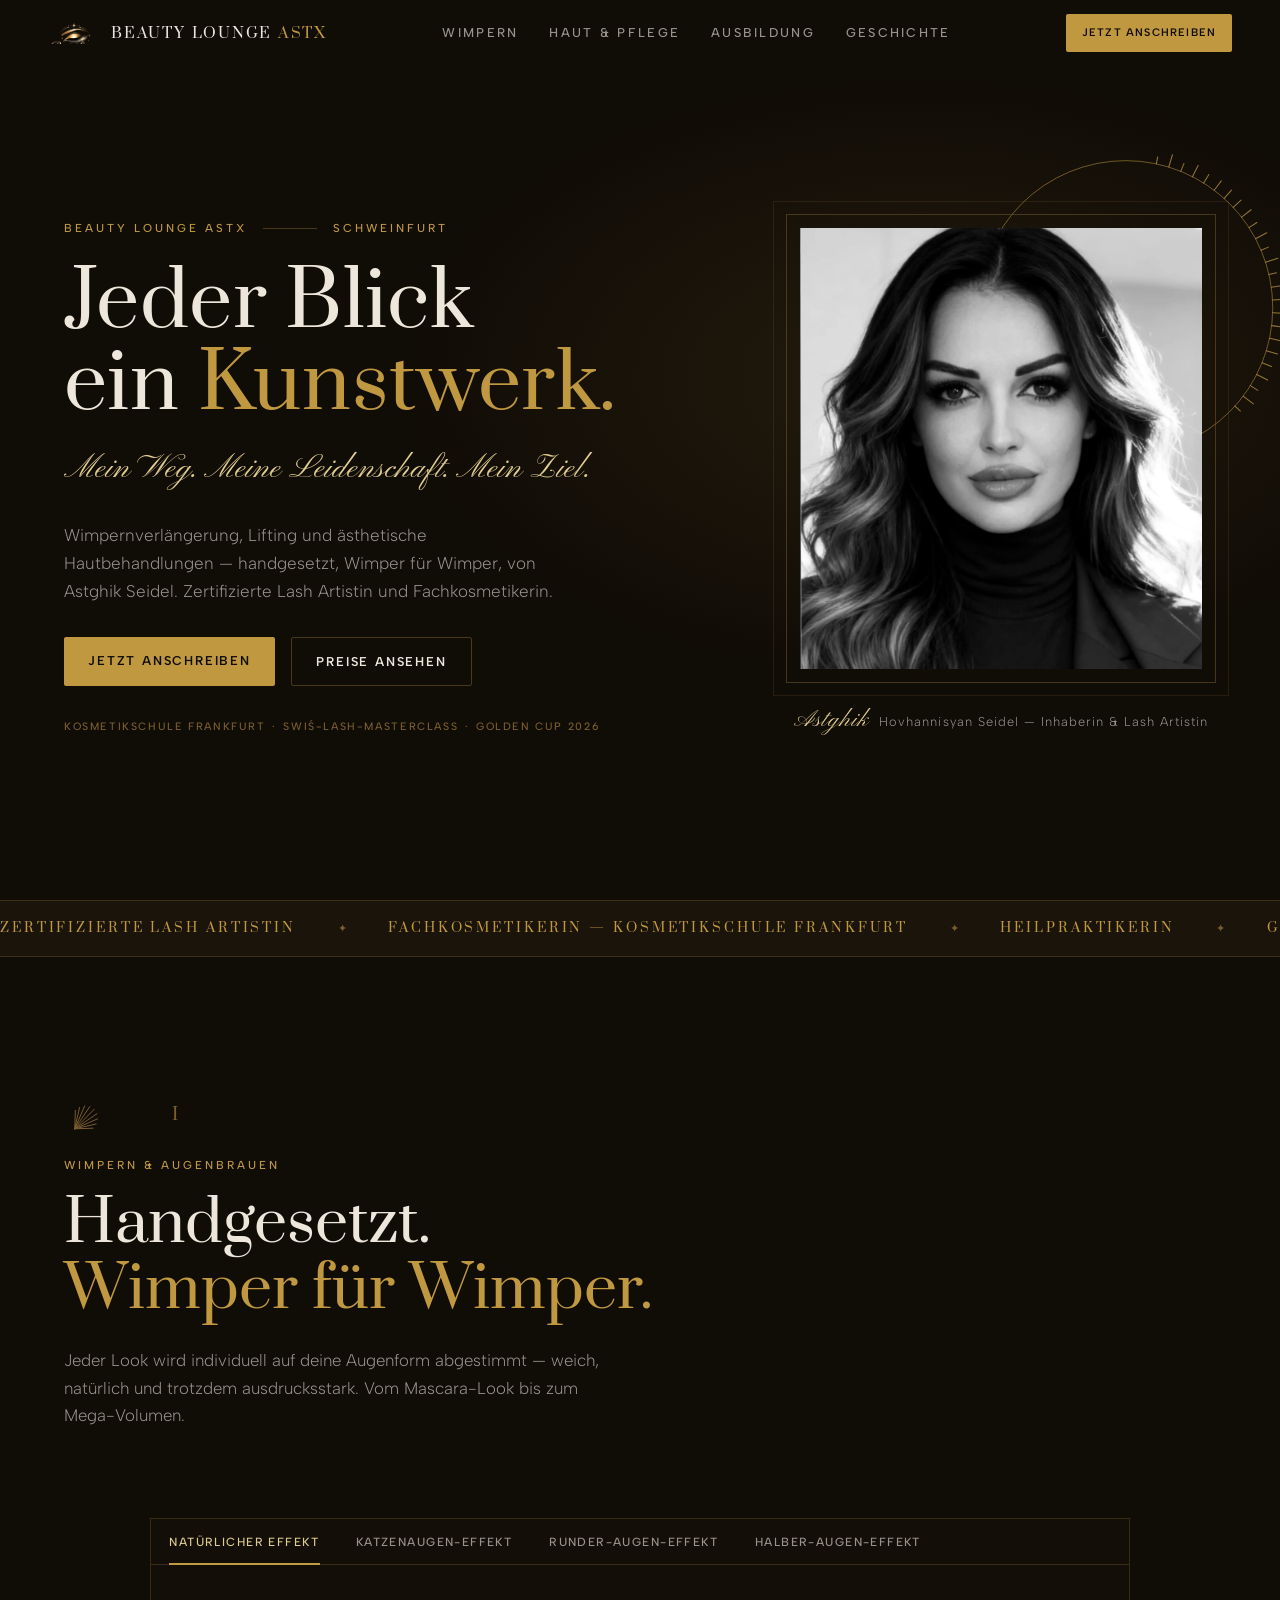
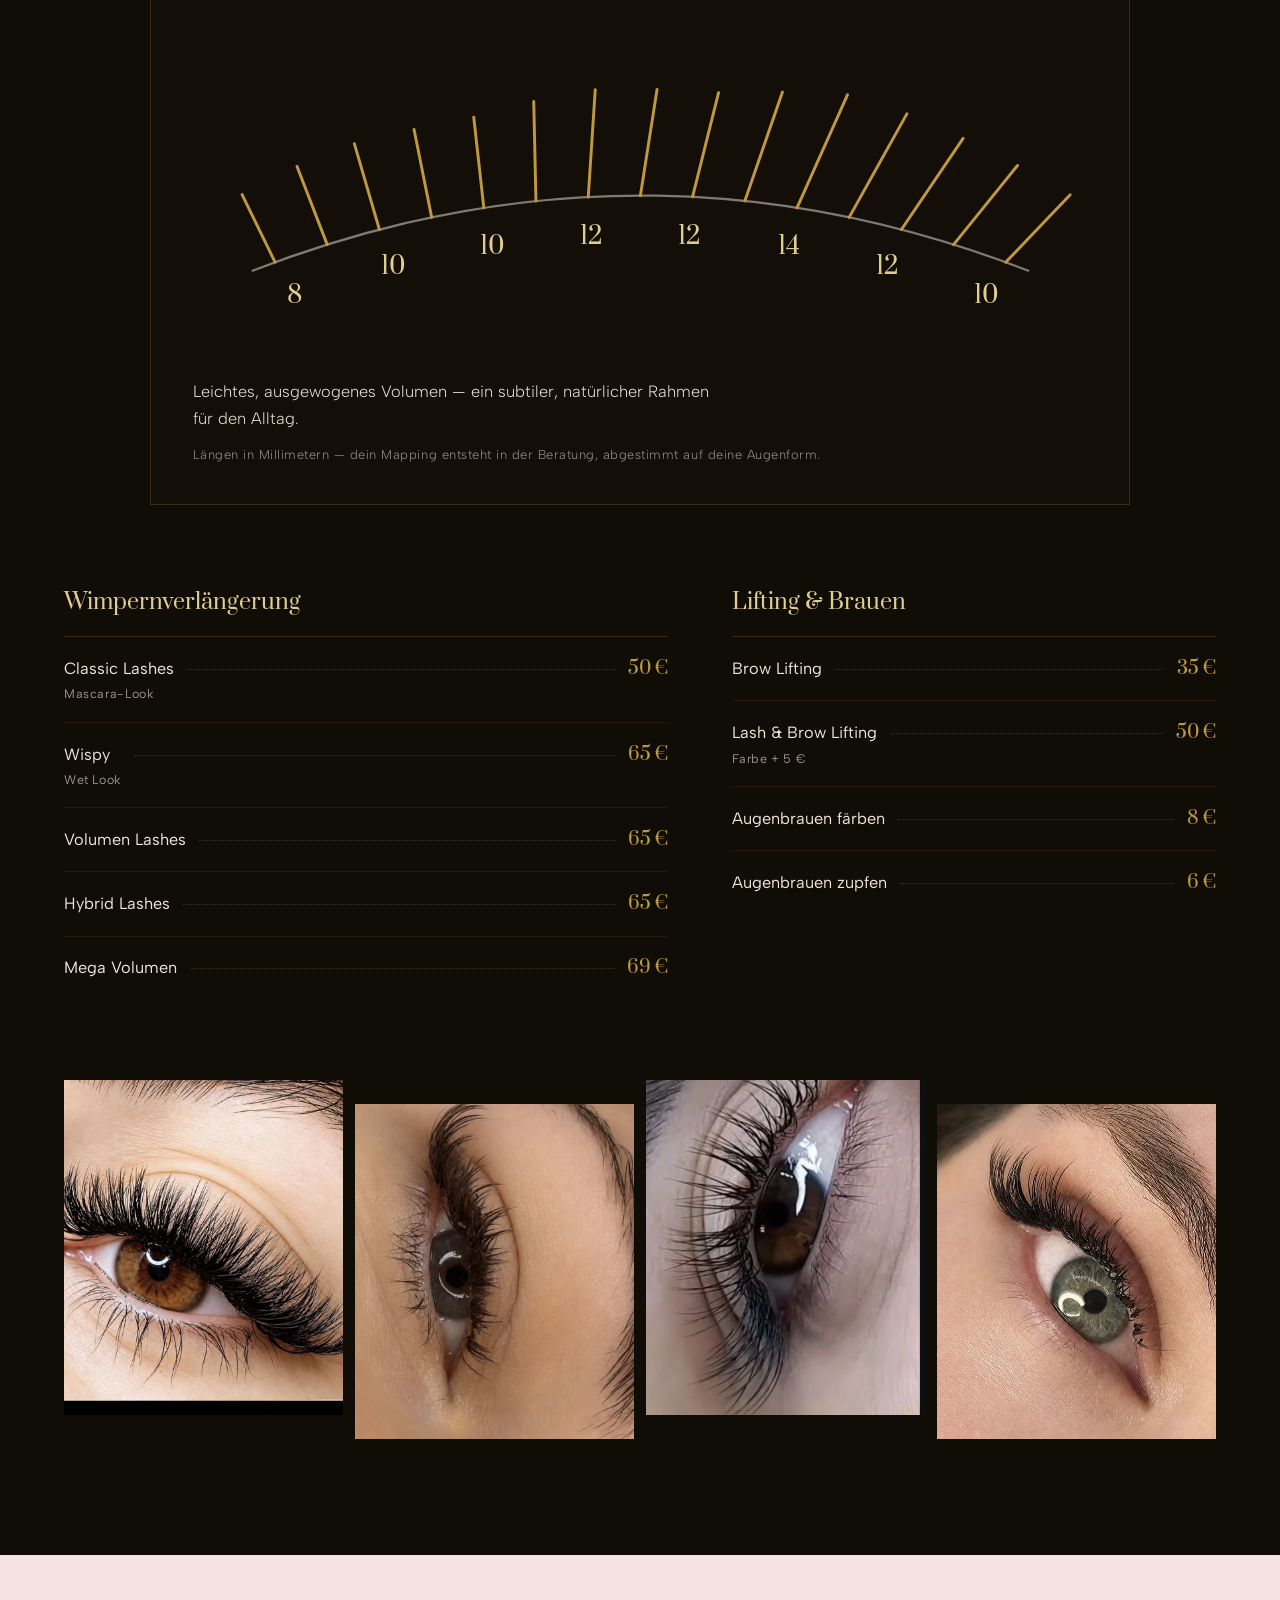
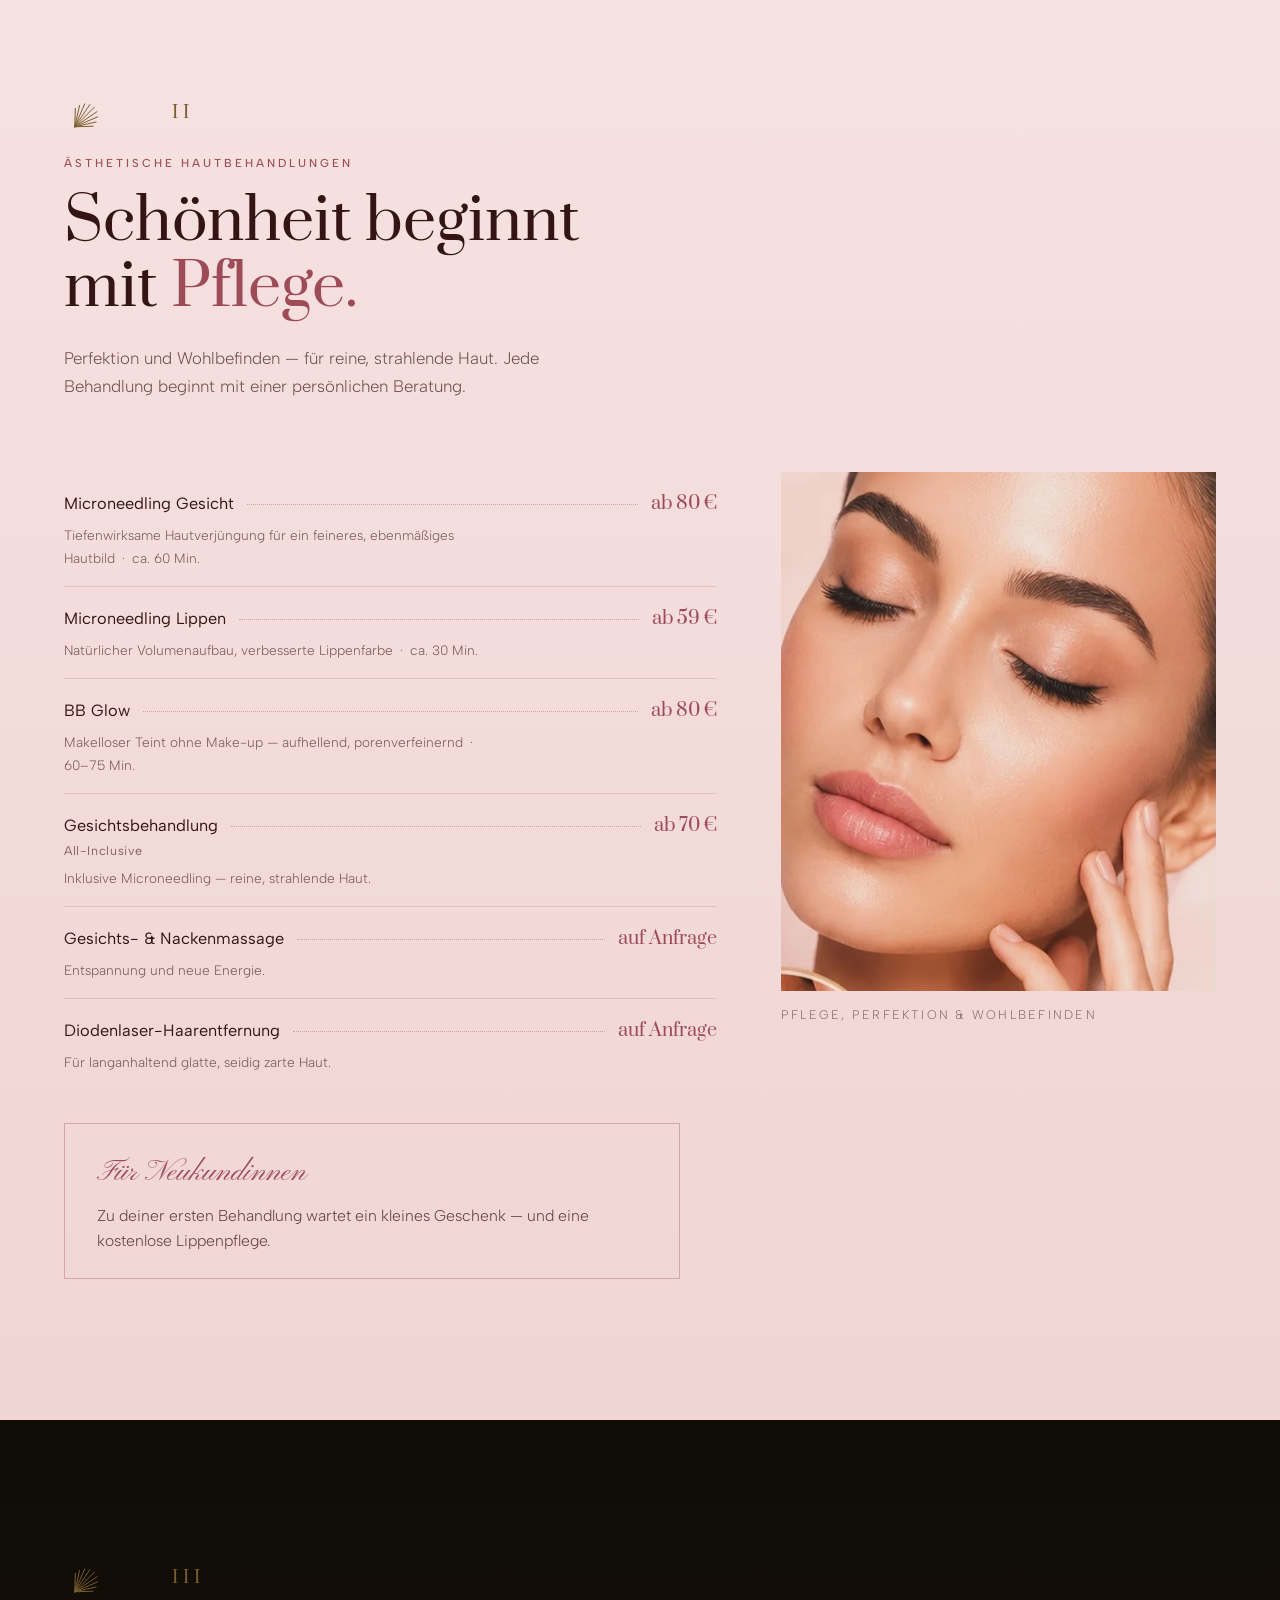
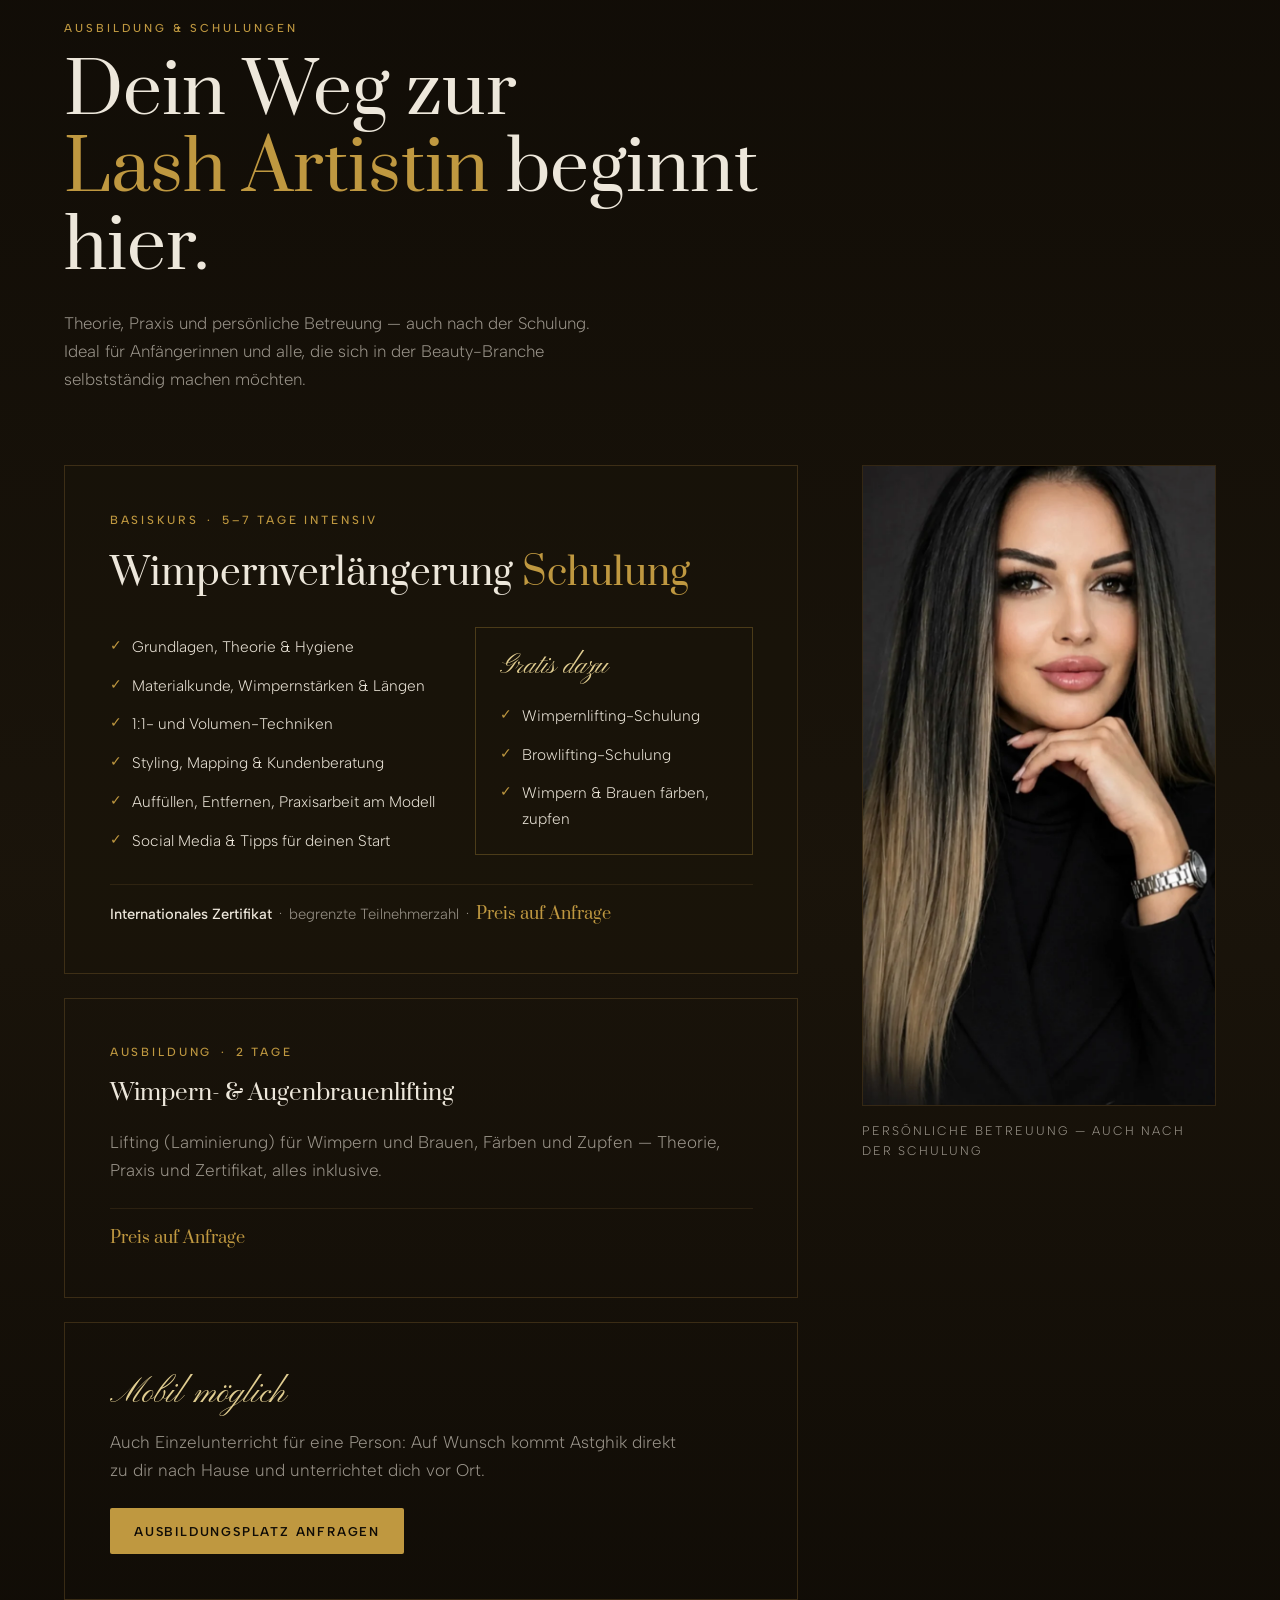
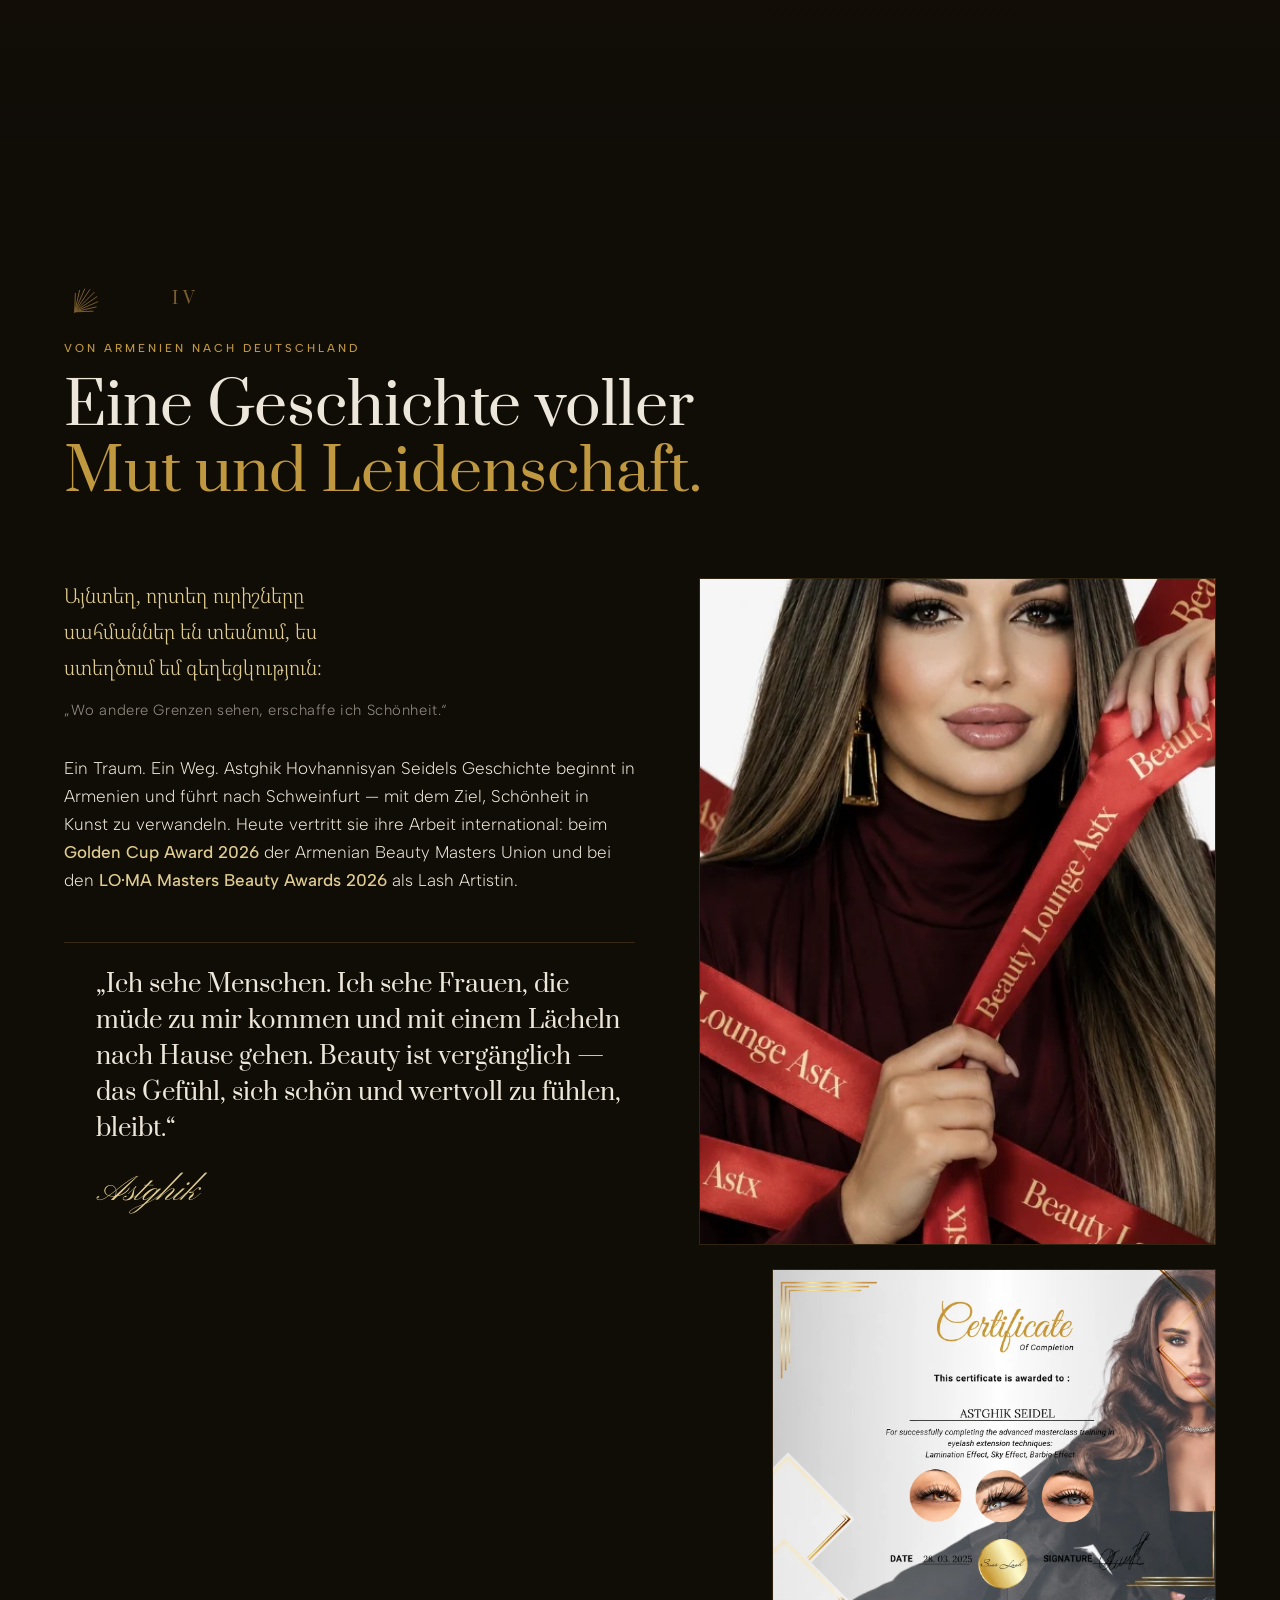
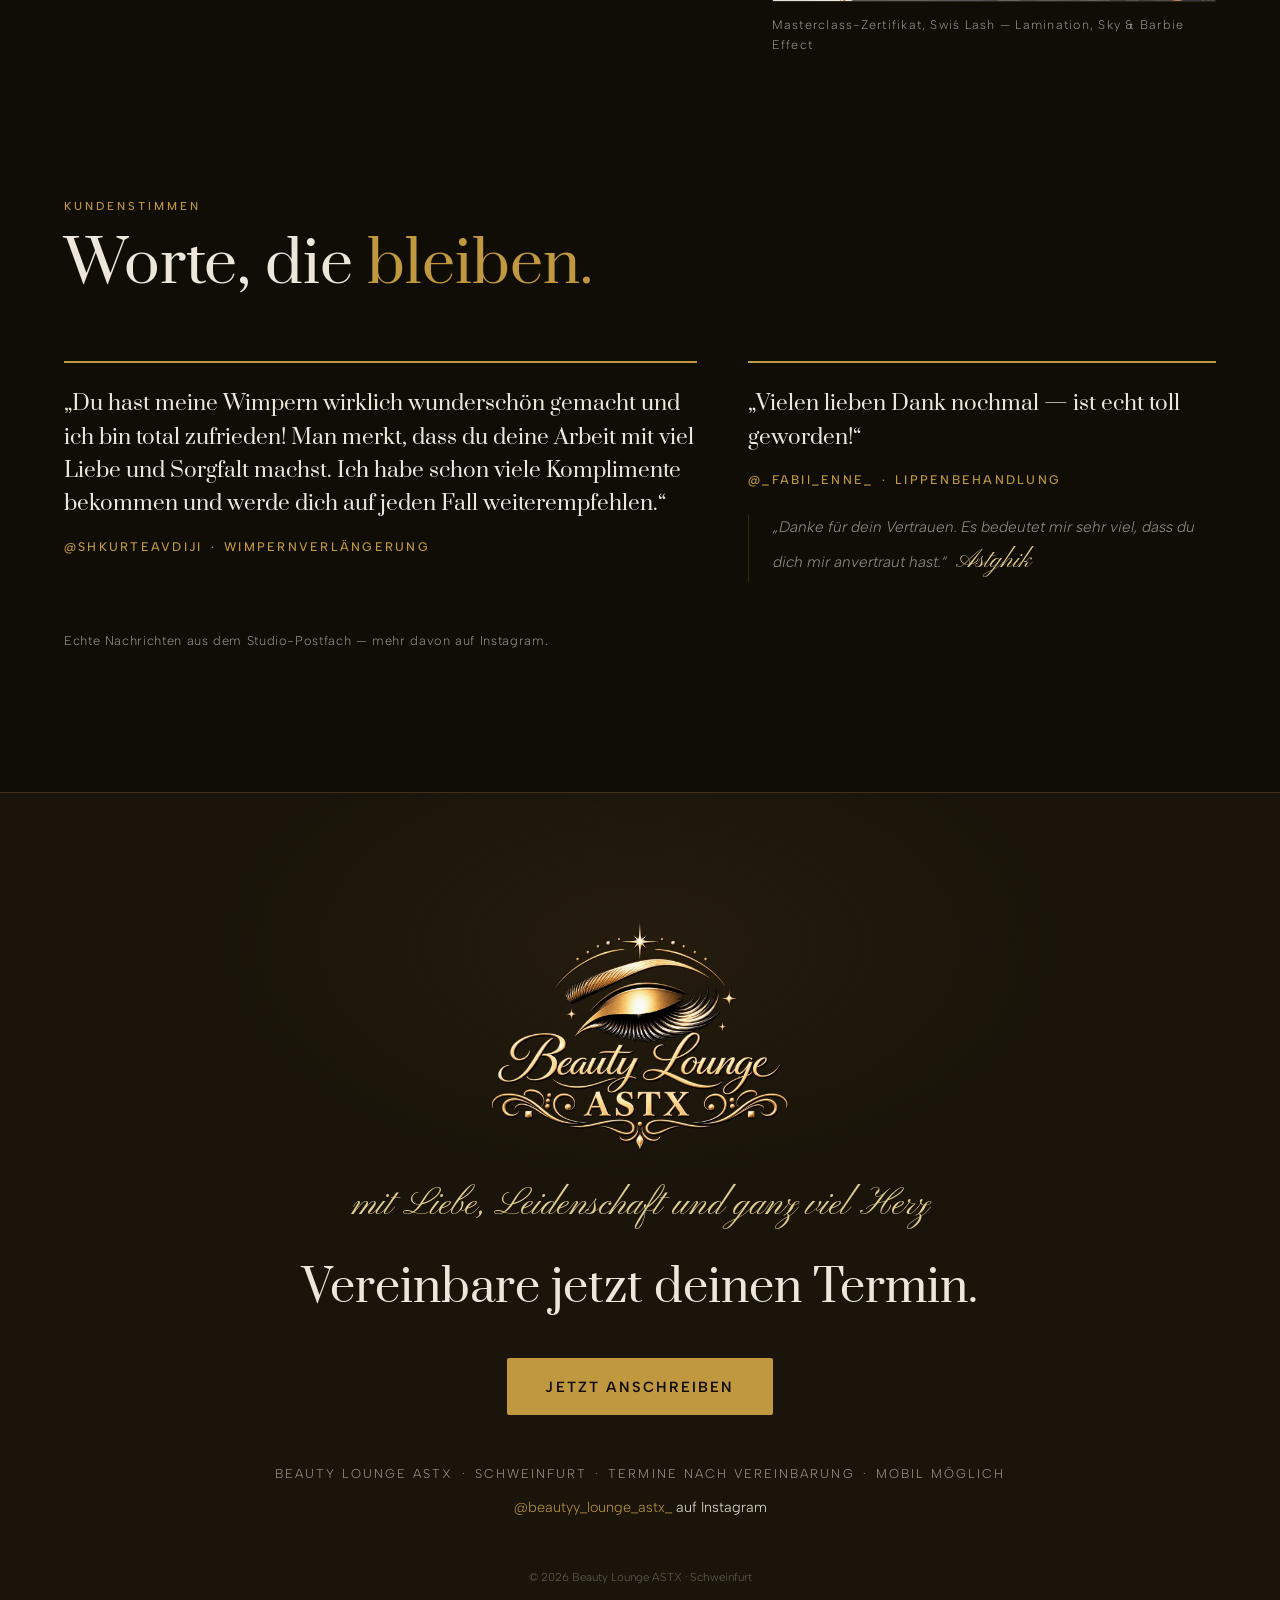
<file: index.html>
<!doctype html>
<html lang="de">
<head>
<meta charset="utf-8">
<meta name="viewport" content="width=device-width, initial-scale=1">
<title>Beauty Lounge ASTX — Wimpern, Lifting &amp; Ästhetik in Schweinfurt</title>
<meta name="description" content="Beauty Lounge ASTX in Schweinfurt: Wimpernverlängerung, Wimpern- & Browlifting, ästhetische Hautbehandlungen und zertifizierte Ausbildungen bei Astghik Seidel.">
<link rel="icon" href="assets/favicon.png">
<link rel="apple-touch-icon" href="assets/apple-touch-icon.png">
<link rel="preconnect" href="https://fonts.googleapis.com">
<link rel="preconnect" href="https://fonts.gstatic.com" crossorigin>
<link href="https://fonts.googleapis.com/css2?family=Prata&family=Pinyon+Script&family=Albert+Sans:ital,wght@0,300;0,400;0,500;0,600;1,400&family=Noto+Serif+Armenian&display=swap" rel="stylesheet">
<link rel="stylesheet" href="site.css">
</head>
<body>

<header class="topbar" id="top">
  <a class="topbar-brand" href="#top" aria-label="Beauty Lounge ASTX — nach oben">
    <img src="assets/mark.webp" alt="" class="topbar-mark">
    <span class="topbar-word">Beauty&nbsp;Lounge&nbsp;<em>ASTX</em></span>
  </a>
  <nav class="topbar-nav" aria-label="Bereiche">
    <a href="#wimpern">Wimpern</a>
    <a href="#haut">Haut &amp; Pflege</a>
    <a href="#ausbildung">Ausbildung</a>
    <a href="#geschichte">Geschichte</a>
  </nav>
  <a class="btn btn-gold topbar-cta" href="https://www.instagram.com/beautyy_lounge_astx_/" target="_blank" rel="noopener">Jetzt anschreiben</a>
</header>

<main>

<!-- ============ HERO ============ -->
<section class="hero">
  <div class="hero-inner">
    <div class="hero-copy">
      <p class="eyebrow hero-eyebrow"><span>Beauty Lounge ASTX</span><i class="rule"></i><span>Schweinfurt</span></p>
      <h1 class="hero-title"><span class="ht-line">Jeder Blick</span> <span class="ht-line">ein <em>Kunstwerk.</em></span></h1>
      <p class="script hero-script">Mein Weg. Meine Leidenschaft. Mein Ziel.</p>
      <p class="hero-lead">Wimpernverlängerung, Lifting und ästhetische Hautbehandlungen — handgesetzt, Wimper für Wimper, von Astghik Seidel. Zertifizierte Lash&nbsp;Artistin und Fachkosmetikerin.</p>
      <div class="hero-cta">
        <a class="btn btn-gold" href="https://www.instagram.com/beautyy_lounge_astx_/" target="_blank" rel="noopener">Jetzt anschreiben</a>
        <a class="btn btn-line" href="#wimpern">Preise ansehen</a>
      </div>
      <p class="hero-cred">Kosmetikschule Frankfurt&ensp;·&ensp;Swiś-Lash-Masterclass&ensp;·&ensp;Golden Cup 2026</p>
    </div>
    <figure class="hero-portrait">
      <svg class="halo" viewBox="0 0 520 520" aria-hidden="true">
        <circle class="halo-ring" cx="260" cy="260" r="228" pathLength="1000"/>
        <g class="halo-lashes" id="haloLashes"></g>
      </svg>
      <div class="hero-frame">
        <img src="assets/astghik.webp" alt="Astghik Seidel, Inhaberin der Beauty Lounge ASTX, Schwarz-Weiß-Porträt" width="982" height="1077">
      </div>
      <figcaption class="hero-figcap"><span class="script">Astghik</span> Hovhannisyan Seidel — Inhaberin &amp; Lash&nbsp;Artistin</figcaption>
    </figure>
  </div>
</section>

<!-- ============ CREDENTIAL BAND ============ -->
<div class="band" aria-hidden="true">
  <div class="band-track" id="bandTrack">
    <span>Zertifizierte Lash Artistin</span><i>✦</i>
    <span>Fachkosmetikerin — Kosmetikschule Frankfurt</span><i>✦</i>
    <span>Heilpraktikerin</span><i>✦</i>
    <span>Golden Cup Award 2026 · Armenien</span><i>✦</i>
    <span>LO·MA Masters Beauty Awards 2026</span><i>✦</i>
    <span>Lippenfiller-Artistin</span><i>✦</i>
  </div>
</div>

<!-- ============ ACT I — WIMPERN ============ -->
<section class="act act-dark" id="wimpern">
  <header class="act-head rv">
    <div class="act-mark"><svg class="fan" viewBox="0 0 120 44" aria-hidden="true"><g class="fan-strokes"></g></svg><span class="act-num">I</span></div>
    <p class="eyebrow">Wimpern &amp; Augenbrauen</p>
    <h2 class="act-title">Handgesetzt.<br><em>Wimper für Wimper.</em></h2>
    <p class="act-lead">Jeder Look wird individuell auf deine Augenform abgestimmt — weich, natürlich und trotzdem ausdrucksstark. Vom Mascara-Look bis zum Mega-Volumen.</p>
  </header>

  <!-- Signature: das Wimpern-Mapping -->
  <div class="mapping rv" id="mapping">
    <div class="mapping-tabs" role="tablist" aria-label="Wimpern-Stile">
      <button role="tab" aria-selected="true" data-style="natur" id="tab-natur" aria-controls="mapStage">Natürlicher Effekt</button>
      <button role="tab" aria-selected="false" data-style="katze" id="tab-katze" aria-controls="mapStage">Katzenaugen-Effekt</button>
      <button role="tab" aria-selected="false" data-style="rund" id="tab-rund" aria-controls="mapStage">Runder-Augen-Effekt</button>
      <button role="tab" aria-selected="false" data-style="halb" id="tab-halb" aria-controls="mapStage">Halber-Augen-Effekt</button>
    </div>
    <div class="mapping-stage" id="mapStage" role="tabpanel" aria-live="polite">
      <svg id="mapSvg" viewBox="0 0 640 250" aria-hidden="true">
        <path id="lidPath" class="lid" d="M 42 196 Q 320 88 598 196"/>
        <g id="lashGroup"></g>
        <g id="numGroup"></g>
      </svg>
      <p class="mapping-desc" id="mapDesc">Leichtes, ausgewogenes Volumen — ein subtiler, natürlicher Rahmen für den Alltag.</p>
      <p class="mapping-note">Längen in Millimetern — dein Mapping entsteht in der Beratung, abgestimmt auf deine Augenform.</p>
    </div>
  </div>

  <!-- Preise -->
  <div class="ledgers">
    <div class="ledger rv">
      <h3 class="ledger-title">Wimpernverlängerung</h3>
      <ul class="ledger-list">
        <li><span class="li-name">Classic Lashes <small>Mascara-Look</small></span><span class="li-dots"></span><span class="li-price">50&nbsp;€</span></li>
        <li><span class="li-name">Wispy <small>Wet Look</small></span><span class="li-dots"></span><span class="li-price">65&nbsp;€</span></li>
        <li><span class="li-name">Volumen Lashes</span><span class="li-dots"></span><span class="li-price">65&nbsp;€</span></li>
        <li><span class="li-name">Hybrid Lashes</span><span class="li-dots"></span><span class="li-price">65&nbsp;€</span></li>
        <li><span class="li-name">Mega Volumen</span><span class="li-dots"></span><span class="li-price">69&nbsp;€</span></li>
      </ul>
    </div>
    <div class="ledger rv">
      <h3 class="ledger-title">Lifting &amp; Brauen</h3>
      <ul class="ledger-list">
        <li><span class="li-name">Brow Lifting</span><span class="li-dots"></span><span class="li-price">35&nbsp;€</span></li>
        <li><span class="li-name">Lash &amp; Brow Lifting <small>Farbe +&nbsp;5&nbsp;€</small></span><span class="li-dots"></span><span class="li-price">50&nbsp;€</span></li>
        <li><span class="li-name">Augenbrauen färben</span><span class="li-dots"></span><span class="li-price">8&nbsp;€</span></li>
        <li><span class="li-name">Augenbrauen zupfen</span><span class="li-dots"></span><span class="li-price">6&nbsp;€</span></li>
      </ul>
    </div>
  </div>

  <!-- Arbeiten -->
  <div class="works rv" aria-label="Arbeiten aus dem Studio">
    <figure><img src="assets/macro-3.webp" alt="Mega-Volumen-Wimpernkranz, Nahaufnahme" loading="lazy"></figure>
    <figure><img src="assets/macro-1.webp" alt="Natürliche Wimpernverlängerung, Nahaufnahme" loading="lazy"></figure>
    <figure><img src="assets/macro-2.webp" alt="Wimpernverlängerung im Profil, Nahaufnahme" loading="lazy"></figure>
    <figure><img src="assets/macro-4.webp" alt="Wispy-Wimpernverlängerung mit grüner Iris, Nahaufnahme" loading="lazy"></figure>
  </div>
</section>

<!-- ============ ACT II — HAUT & PFLEGE (ROSÉ) ============ -->
<section class="act act-rose" id="haut">
  <div class="rose-inner">
    <header class="act-head rv">
      <div class="act-mark"><svg class="fan" viewBox="0 0 120 44" aria-hidden="true"><g class="fan-strokes"></g></svg><span class="act-num">II</span></div>
      <p class="eyebrow">Ästhetische Hautbehandlungen</p>
      <h2 class="act-title">Schönheit beginnt<br>mit <em>Pflege.</em></h2>
      <p class="act-lead">Perfektion und Wohlbefinden — für reine, strahlende Haut. Jede Behandlung beginnt mit einer persönlichen Beratung.</p>
    </header>

    <div class="rose-grid">
      <div class="ledger rv">
        <ul class="ledger-list">
          <li>
            <div class="li-row"><span class="li-name">Microneedling Gesicht</span><span class="li-dots"></span><span class="li-price">ab&nbsp;80&nbsp;€</span></div>
            <p class="li-sub">Tiefenwirksame Hautverjüngung für ein feineres, ebenmäßiges Hautbild&ensp;·&ensp;ca.&nbsp;60&nbsp;Min.</p>
          </li>
          <li>
            <div class="li-row"><span class="li-name">Microneedling Lippen</span><span class="li-dots"></span><span class="li-price">ab&nbsp;59&nbsp;€</span></div>
            <p class="li-sub">Natürlicher Volumenaufbau, verbesserte Lippenfarbe&ensp;·&ensp;ca.&nbsp;30&nbsp;Min.</p>
          </li>
          <li>
            <div class="li-row"><span class="li-name">BB Glow</span><span class="li-dots"></span><span class="li-price">ab&nbsp;80&nbsp;€</span></div>
            <p class="li-sub">Makelloser Teint ohne Make-up — aufhellend, porenverfeinernd&ensp;·&ensp;60–75&nbsp;Min.</p>
          </li>
          <li>
            <div class="li-row"><span class="li-name">Gesichtsbehandlung <small>All-Inclusive</small></span><span class="li-dots"></span><span class="li-price">ab&nbsp;70&nbsp;€</span></div>
            <p class="li-sub">Inklusive Microneedling — reine, strahlende Haut.</p>
          </li>
          <li>
            <div class="li-row"><span class="li-name">Gesichts- &amp; Nackenmassage</span><span class="li-dots"></span><span class="li-price">auf&nbsp;Anfrage</span></div>
            <p class="li-sub">Entspannung und neue Energie.</p>
          </li>
          <li>
            <div class="li-row"><span class="li-name">Diodenlaser-Haarentfernung</span><span class="li-dots"></span><span class="li-price">auf&nbsp;Anfrage</span></div>
            <p class="li-sub">Für langanhaltend glatte, seidig zarte Haut.</p>
          </li>
        </ul>
        <div class="rose-gift">
          <p class="script rose-gift-script">Für Neukundinnen</p>
          <p>Zu deiner ersten Behandlung wartet ein kleines Geschenk — und eine kostenlose Lippenpflege.</p>
        </div>
      </div>
      <figure class="rose-figure rv">
        <img src="assets/rose.webp" alt="Gepflegte Haut nach einer Gesichtsbehandlung" loading="lazy">
        <figcaption>Pflege, Perfektion &amp; Wohlbefinden</figcaption>
      </figure>
    </div>
  </div>
</section>

<!-- ============ ACT III — AUSBILDUNG ============ -->
<section class="act act-dark act-academy" id="ausbildung">
  <header class="act-head rv">
    <div class="act-mark"><svg class="fan" viewBox="0 0 120 44" aria-hidden="true"><g class="fan-strokes"></g></svg><span class="act-num">III</span></div>
    <p class="eyebrow">Ausbildung &amp; Schulungen</p>
    <h2 class="act-title act-title-xl">Dein Weg zur <em>Lash&nbsp;Artistin</em> beginnt hier.</h2>
    <p class="act-lead">Theorie, Praxis und persönliche Betreuung — auch nach der Schulung. Ideal für Anfängerinnen und alle, die sich in der Beauty-Branche selbstständig machen möchten.</p>
  </header>

  <div class="academy-grid">
    <div class="academy-main">
      <article class="course course-major rv">
        <p class="course-kicker">Basiskurs&ensp;·&ensp;5–7 Tage intensiv</p>
        <h3 class="course-title">Wimpernverlängerung <span class="course-sub">Schulung</span></h3>
        <div class="course-cols">
          <ul class="course-list">
            <li>Grundlagen, Theorie &amp; Hygiene</li>
            <li>Materialkunde, Wimpernstärken &amp; Längen</li>
            <li>1:1- und Volumen-Techniken</li>
            <li>Styling, Mapping &amp; Kundenberatung</li>
            <li>Auffüllen, Entfernen, Praxisarbeit am Modell</li>
            <li>Social Media &amp; Tipps für deinen Start</li>
          </ul>
          <div class="course-bonus">
            <p class="course-bonus-title">Gratis dazu</p>
            <ul class="course-list">
              <li>Wimpernlifting-Schulung</li>
              <li>Browlifting-Schulung</li>
              <li>Wimpern &amp; Brauen färben, zupfen</li>
            </ul>
          </div>
        </div>
        <p class="course-foot"><strong>Internationales Zertifikat</strong>&ensp;·&ensp;begrenzte Teilnehmerzahl&ensp;·&ensp;<span class="course-price">Preis auf Anfrage</span></p>
      </article>

      <article class="course course-minor rv">
        <p class="course-kicker">Ausbildung&ensp;·&ensp;2 Tage</p>
        <h3 class="course-title-s">Wimpern- &amp; Augenbrauenlifting</h3>
        <p class="course-desc">Lifting (Laminierung) für Wimpern und Brauen, Färben und Zupfen — Theorie, Praxis und Zertifikat, alles inklusive.</p>
        <p class="course-foot"><span class="course-price">Preis auf Anfrage</span></p>
      </article>

      <div class="academy-mobile rv">
        <p class="script academy-script">Mobil möglich</p>
        <p>Auch Einzelunterricht für eine Person: Auf Wunsch kommt Astghik direkt zu dir nach Hause und unterrichtet dich vor Ort.</p>
        <a class="btn btn-gold" href="https://www.instagram.com/beautyy_lounge_astx_/" target="_blank" rel="noopener">Ausbildungsplatz anfragen</a>
      </div>
    </div>

    <figure class="academy-portrait rv">
      <img src="assets/academy.webp" alt="Astghik Seidel im Studio" loading="lazy">
      <figcaption>Persönliche Betreuung — auch nach der Schulung</figcaption>
    </figure>
  </div>
</section>

<!-- ============ ACT IV — GESCHICHTE ============ -->
<section class="act act-dark act-story" id="geschichte">
  <header class="act-head rv">
    <div class="act-mark"><svg class="fan" viewBox="0 0 120 44" aria-hidden="true"><g class="fan-strokes"></g></svg><span class="act-num">IV</span></div>
    <p class="eyebrow">Von Armenien nach Deutschland</p>
    <h2 class="act-title">Eine Geschichte voller<br><em>Mut und Leidenschaft.</em></h2>
  </header>

  <div class="story-grid">
    <div class="story-copy rv">
      <p class="story-armenian" lang="hy">Այնտեղ, որտեղ ուրիշները սահմաններ են տեսնում, ես ստեղծում եմ գեղեցկություն։</p>
      <p class="story-translation">„Wo andere Grenzen sehen, erschaffe ich Schönheit.“</p>
      <p>Ein Traum. Ein Weg. Astghik Hovhannisyan Seidels Geschichte beginnt in Armenien und führt nach Schweinfurt — mit dem Ziel, Schönheit in Kunst zu verwandeln. Heute vertritt sie ihre Arbeit international: beim <strong>Golden Cup Award 2026</strong> der Armenian Beauty Masters Union und bei den <strong>LO·MA Masters Beauty Awards 2026</strong> als Lash&nbsp;Artistin.</p>
      <blockquote class="story-quote">
        <p>„Ich sehe Menschen. Ich sehe Frauen, die müde zu mir kommen und mit einem Lächeln nach Hause gehen. Beauty ist vergänglich — das Gefühl, sich schön und wertvoll zu fühlen, bleibt.“</p>
        <cite><span class="script">Astghik</span></cite>
      </blockquote>
    </div>
    <div class="story-visuals">
      <figure class="story-sash rv"><img src="assets/sash.webp" alt="Astghik Seidel mit Beauty-Lounge-ASTX-Schärpen" loading="lazy"></figure>
      <figure class="story-cert rv">
        <img src="assets/certificate.webp" alt="Zertifikat der Swiś-Lash-Masterclass für Astghik Seidel, 2025" loading="lazy">
        <figcaption>Masterclass-Zertifikat, Swiś&nbsp;Lash — Lamination, Sky &amp; Barbie Effect</figcaption>
      </figure>
    </div>
  </div>
</section>

<!-- ============ KUNDENSTIMMEN ============ -->
<section class="act act-dark act-voices" id="stimmen">
  <header class="act-head rv">
    <p class="eyebrow">Kundenstimmen</p>
    <h2 class="act-title">Worte, die <em>bleiben.</em></h2>
  </header>
  <div class="voices">
    <article class="voice rv">
      <p class="voice-text">„Du hast meine Wimpern wirklich wunderschön gemacht und ich bin total zufrieden! Man merkt, dass du deine Arbeit mit viel Liebe und Sorgfalt machst. Ich habe schon viele Komplimente bekommen und werde dich auf jeden Fall weiterempfehlen.“</p>
      <p class="voice-meta">@shkurteavdiji&ensp;·&ensp;Wimpernverlängerung</p>
    </article>
    <article class="voice rv">
      <p class="voice-text">„Vielen lieben Dank nochmal — ist echt toll geworden!“</p>
      <p class="voice-meta">@_fabii_enne_&ensp;·&ensp;Lippenbehandlung</p>
      <p class="voice-reply">„Danke für dein Vertrauen. Es bedeutet mir sehr viel, dass du dich mir anvertraut hast.“ <cite><span class="script">Astghik</span></cite></p>
    </article>
  </div>
  <p class="voices-note rv">Echte Nachrichten aus dem Studio-Postfach — mehr davon auf Instagram.</p>
</section>

</main>

<!-- ============ KONTAKT ============ -->
<footer class="plate" id="kontakt">
  <img class="plate-logo" src="assets/logo.webp" alt="Beauty Lounge ASTX — Logo" width="1000" height="768">
  <p class="script plate-script">mit Liebe, Leidenschaft und ganz viel Herz</p>
  <h2 class="plate-title">Vereinbare jetzt deinen Termin.</h2>
  <a class="btn btn-gold btn-xl" href="https://www.instagram.com/beautyy_lounge_astx_/" target="_blank" rel="noopener">Jetzt anschreiben</a>
  <p class="plate-info">Beauty Lounge ASTX&ensp;·&ensp;Schweinfurt&ensp;·&ensp;Termine nach Vereinbarung&ensp;·&ensp;mobil möglich</p>
  <p class="plate-ig"><a href="https://www.instagram.com/beautyy_lounge_astx_/" target="_blank" rel="noopener">@beautyy_lounge_astx_</a> auf Instagram</p>
  <p class="plate-fine">© 2026 Beauty Lounge ASTX · Schweinfurt</p>
</footer>

<script src="site.js"></script>
</body>
</html>
</file>
<file: site.css>
/* ==========================================================================
   BEAUTY LOUNGE ASTX — "Goldener Blick"
   black velvet · gold foil engraving · one rosé-silk act
   ========================================================================== */

*, *::before, *::after { box-sizing: border-box; margin: 0; padding: 0; }

:root {
  --ink:      oklch(15.5% 0.014 78);
  --ink-2:    oklch(19.5% 0.02 78);
  --ink-3:    oklch(24% 0.024 78);
  --gold:     oklch(70% 0.115 85);
  --gold-hi:  oklch(85% 0.08 92);
  --gold-lo:  oklch(50% 0.075 80);
  --gold-dim: oklch(38% 0.05 80);
  --cream:    oklch(93% 0.018 85);
  --cream-60: oklch(93% 0.018 85 / .62);
  --rose:     oklch(93% 0.022 20);
  --rose-2:   oklch(89.5% 0.03 20);
  --rose-ink: oklch(30% 0.055 25);
  --rose-deep:oklch(52% 0.11 12);

  --font-display: 'Prata', 'Georgia', serif;
  --font-script: 'Pinyon Script', cursive;
  --font-body: 'Albert Sans', 'Helvetica Neue', sans-serif;
  --font-hy: 'Noto Serif Armenian', serif;

  --s2: .5rem; --s3: .75rem; --s4: 1rem; --s5: 1.5rem;
  --s6: 2rem; --s7: 3rem; --s8: 4rem; --s9: 6rem;

  --wide: 1180px;
  --ease: cubic-bezier(.16, 1, .3, 1);        /* ease-out-quint */
  --hairline: 1px solid oklch(50% 0.075 80 / .38);
}

/* clip (not hidden) — keeps the hero halo bleeding off-canvas without letting the
   viewport pan sideways, and leaves position:sticky working */
html { scroll-behavior: smooth; overflow-x: clip; }

body {
  background: var(--ink);
  color: var(--cream);
  font-family: var(--font-body);
  font-weight: 300;
  font-size: 1.0625rem;
  line-height: 1.65;
  -webkit-font-smoothing: antialiased;
  overflow-x: clip;
}

img { max-width: 100%; display: block; }

::selection { background: var(--gold); color: var(--ink); }

/* ---------- shared voices ---------- */

.eyebrow {
  font-size: .72rem;
  font-weight: 500;
  letter-spacing: .26em;
  text-transform: uppercase;
  color: var(--gold);
}

.script {
  font-family: var(--font-script);
  font-weight: 400;
  color: var(--gold-hi);
}

.btn {
  display: inline-block;
  font-family: var(--font-body);
  font-size: .8rem;
  font-weight: 600;
  letter-spacing: .14em;
  text-transform: uppercase;
  text-decoration: none;
  padding: 1.02em 1.9em .95em;
  border-radius: 2px;
  transition: transform .45s var(--ease), background-color .45s var(--ease),
              color .45s var(--ease), border-color .45s var(--ease);
}
.btn-gold { background: var(--gold); color: var(--ink); }
.btn-gold:hover { background: var(--gold-hi); transform: translateY(-2px); }
.btn-line { color: var(--cream); border: 1px solid oklch(50% 0.075 80 / .55); }
.btn-line:hover { border-color: var(--gold-hi); color: var(--gold-hi); transform: translateY(-2px); }
.btn-xl { font-size: .92rem; padding: 1.15em 2.6em 1.08em; }

a:focus-visible, button:focus-visible {
  outline: 2px solid var(--gold-hi);
  outline-offset: 3px;
  border-radius: 2px;
}

/* ==========================================================================
   TOPBAR
   ========================================================================== */

.topbar {
  position: fixed;
  inset: 0 0 auto 0;
  z-index: 50;
  display: flex;
  align-items: center;
  gap: var(--s6);
  padding: .9rem clamp(1.25rem, 4vw, 3rem);
  transition: background-color .5s var(--ease), box-shadow .5s var(--ease), padding .5s var(--ease);
}
.topbar.scrolled {
  background: oklch(15.5% 0.014 78 / .92);
  backdrop-filter: blur(14px);
  box-shadow: 0 1px 0 oklch(50% 0.075 80 / .28);
  padding-block: .55rem;
}
.topbar-brand {
  display: flex; align-items: center; gap: .7rem;
  text-decoration: none; color: var(--cream);
}
.topbar-mark { width: 52px; height: auto; }
.topbar-word {
  font-family: var(--font-display);
  font-size: .92rem;
  letter-spacing: .12em;
  text-transform: uppercase;
  white-space: nowrap;
}
.topbar-word em { font-style: normal; color: var(--gold); }
.topbar-nav { display: flex; gap: clamp(1rem, 2.4vw, 2.2rem); margin-inline: auto; }
.topbar-nav a {
  color: var(--cream-60);
  text-decoration: none;
  font-size: .8rem;
  font-weight: 500;
  letter-spacing: .18em;
  text-transform: uppercase;
  padding-block: .35rem;
  position: relative;
}
.topbar-nav a::after {
  content: "";
  position: absolute; left: 0; right: 100%; bottom: 0;
  border-bottom: 1px solid var(--gold);
  transition: right .5s var(--ease);
}
.topbar-nav a:hover { color: var(--gold-hi); }
.topbar-nav a:hover::after { right: 0; }
.topbar-cta {
  white-space: nowrap;
  flex-shrink: 0;
  font-size: .68rem;
  letter-spacing: .11em;
  padding: .92em 1.45em .86em;
}

/* ==========================================================================
   HERO
   ========================================================================== */

.hero {
  position: relative;
  min-height: 100svh;
  display: grid;
  align-items: center;
  padding: clamp(6.5rem, 12vh, 9rem) clamp(1.25rem, 6vw, 4rem) clamp(3rem, 6vh, 5rem);
  background:
    radial-gradient(58% 48% at 72% 42%, oklch(24% 0.03 78 / .85), transparent 70%),
    var(--ink);
}
.hero-inner {
  width: min(var(--wide), 100%);
  margin-inline: auto;
  display: grid;
  grid-template-columns: 1.05fr .95fr;
  gap: clamp(var(--s6), 5vw, var(--s9));
  align-items: center;
}

.hero-eyebrow {
  display: flex; align-items: center; gap: var(--s4);
  animation: rise 1s var(--ease) .15s both;
}
.hero-eyebrow .rule {
  flex: 0 0 3.4rem;
  border-top: 1px solid oklch(50% 0.075 80 / .55);
  transform-origin: left center;
  animation: draw-x 1.1s var(--ease) .3s both;
}

.hero-title {
  font-family: var(--font-display);
  font-weight: 400;
  font-size: clamp(2.9rem, 6vw, 5.1rem);
  line-height: 1.07;
  letter-spacing: .005em;
  margin-top: var(--s5);
  color: var(--cream);
}
.hero-title em { font-style: normal; color: var(--gold); }
.ht-line { display: block; }
@media (min-width: 600px) { .ht-line { white-space: nowrap; } }
.ht-line:nth-child(1) { animation: rise 1.1s var(--ease) .3s both; }
.ht-line:nth-child(2) { animation: rise 1.1s var(--ease) .45s both; }

.hero-script {
  font-size: clamp(1.6rem, 2.6vw, 2.1rem);
  margin-top: var(--s4);
  animation: rise 1.1s var(--ease) .62s both;
}

.hero-lead {
  max-width: 46ch;
  margin-top: var(--s5);
  color: var(--cream-60);
  animation: rise 1.1s var(--ease) .74s both;
}

.hero-cta {
  display: flex; flex-wrap: wrap; gap: var(--s4);
  margin-top: var(--s6);
  animation: rise 1.1s var(--ease) .86s both;
}

.hero-cred {
  margin-top: var(--s6);
  font-size: .67rem;
  font-weight: 500;
  letter-spacing: .15em;
  text-transform: uppercase;
  color: var(--gold-lo);
  animation: rise 1.1s var(--ease) 1s both;
}

/* portrait */
.hero-portrait {
  position: relative;
  justify-self: end;
  width: min(430px, 100%);
  animation: appear 1.4s var(--ease) .5s both;
}
.hero-frame {
  position: relative;
  border: 1px solid oklch(50% 0.075 80 / .5);
  padding: .8rem;
}
.hero-frame::after {
  content: "";
  position: absolute;
  inset: -0.85rem;
  border: 1px solid oklch(50% 0.075 80 / .22);
  pointer-events: none;
}
.hero-frame img { width: 100%; height: auto; filter: contrast(1.03); }
.hero-figcap {
  margin-top: 1.1rem;
  text-align: center;
  font-size: .8rem;
  letter-spacing: .08em;
  color: var(--cream-60);
}
.hero-figcap .script { font-size: 1.5rem; margin-right: .35rem; }

.halo {
  position: absolute;
  inset: -14% -18% auto auto;
  width: 78%;
  z-index: -1;
  overflow: visible;
}
.halo-ring {
  fill: none;
  stroke: oklch(70% 0.115 85 / .6);
  stroke-width: 1.4;
  stroke-dasharray: 1000;
  stroke-dashoffset: 1000;
  animation: draw-ring 2.4s var(--ease) .9s forwards;
}
.halo-lashes line {
  stroke: oklch(70% 0.115 85 / .75);
  stroke-width: 1.6;
  stroke-linecap: round;
  transform-origin: var(--ox) var(--oy);
  scale: 0;
  animation: lash-pop .9s var(--ease) both;
}

/* ==========================================================================
   CREDENTIAL BAND
   ========================================================================== */

.band {
  overflow: hidden;
  border-top: var(--hairline);
  border-bottom: var(--hairline);
  padding: 1.05rem 0;
  background: var(--ink-2);
}
.band-track {
  display: flex;
  align-items: center;
  gap: 2.6rem;
  width: max-content;
  animation: band-slide 46s linear infinite;
}
.band-track span {
  font-family: var(--font-display);
  font-size: .82rem;
  letter-spacing: .22em;
  text-transform: uppercase;
  color: var(--gold);
  white-space: nowrap;
}
.band-track i { font-style: normal; color: var(--gold-lo); font-size: .7rem; }

/* ==========================================================================
   ACTS — shared
   ========================================================================== */

.act { padding: clamp(5.5rem, 11vw, 9.5rem) clamp(1.25rem, 6vw, 4rem); }
.act-dark { background: var(--ink); }

.act-head { width: min(var(--wide), 100%); margin-inline: auto; }
.act-mark { display: flex; align-items: center; gap: var(--s4); margin-bottom: var(--s5); }
.act-num {
  font-family: var(--font-display);
  font-size: 1.05rem;
  letter-spacing: .3em;
  color: var(--gold-lo);
}
.fan { width: 92px; height: 34px; overflow: visible; }
.fan-strokes line {
  stroke: var(--gold-lo);
  stroke-width: 1.3;
  stroke-linecap: round;
}

.act-title {
  font-family: var(--font-display);
  font-weight: 400;
  font-size: clamp(2.25rem, 4.6vw, 3.7rem);
  line-height: 1.12;
  margin-top: var(--s4);
  max-width: 18ch;
}
.act-title em { font-style: normal; color: var(--gold); }
.act-title-xl { font-size: clamp(2.5rem, 5.4vw, 4.4rem); max-width: 16ch; }

.act-lead {
  max-width: 56ch;
  margin-top: var(--s5);
  color: var(--cream-60);
  font-size: 1.05rem;
}

/* ==========================================================================
   ACT I — MAPPING (signature)
   ========================================================================== */

.mapping {
  width: min(980px, 100%);
  margin: clamp(3.5rem, 7vw, 5.5rem) auto 0;
  border: var(--hairline);
  background: oklch(19.5% 0.02 78 / .42);
}
.mapping-tabs {
  display: flex;
  flex-wrap: wrap;
  gap: 0;
  border-bottom: var(--hairline);
}
.mapping-tabs button {
  appearance: none;
  background: none;
  border: 0;
  cursor: pointer;
  font-family: var(--font-body);
  font-size: .74rem;
  font-weight: 500;
  letter-spacing: .12em;
  text-transform: uppercase;
  color: var(--cream-60);
  padding: 1rem 1.15rem .92rem;
  position: relative;
  transition: color .4s var(--ease);
}
.mapping-tabs button::after {
  content: "";
  position: absolute; left: 1.1rem; right: 100%; bottom: -1px;
  border-bottom: 2px solid var(--gold);
  transition: right .5s var(--ease);
}
.mapping-tabs button:hover { color: var(--cream); }
.mapping-tabs button[aria-selected="true"] { color: var(--gold-hi); }
.mapping-tabs button[aria-selected="true"]::after { right: 1.1rem; }

.mapping-stage { padding: var(--s6) clamp(1rem, 3.5vw, 2.6rem) clamp(1.5rem, 3.5vw, 2.4rem); }
#mapSvg { width: 100%; height: auto; overflow: visible; }
.lid {
  fill: none;
  stroke: oklch(93% 0.018 85 / .5);
  stroke-width: 1.6;
}
#lashGroup line {
  stroke: var(--gold);
  stroke-width: 2.1;
  stroke-linecap: round;
  transform-origin: var(--ox) var(--oy);
  scale: 1 0;
  transition: scale .7s var(--ease);
  transition-delay: var(--d, 0s);
}
#mapping.armed #lashGroup line { scale: 1 1; }
#numGroup text {
  font-family: var(--font-display);
  font-size: 17px;
  fill: var(--gold-hi);
  text-anchor: middle;
  opacity: 0;
  transition: opacity .8s var(--ease);
  transition-delay: var(--d, 0s);
}
#mapping.armed #numGroup text { opacity: 1; }

.mapping-desc {
  margin-top: var(--s5);
  font-size: 1.02rem;
  color: var(--cream);
  max-width: 52ch;
  min-height: 3.2em;
}
.mapping-note {
  margin-top: var(--s3);
  font-size: .8rem;
  letter-spacing: .04em;
  color: var(--cream-60);
}

/* ---------- ledgers ---------- */

.ledgers {
  width: min(var(--wide), 100%);
  margin: clamp(3.5rem, 7vw, 5rem) auto 0;
  display: grid;
  grid-template-columns: 1.25fr 1fr;
  gap: clamp(var(--s6), 5vw, var(--s9));
  align-items: start;
}
.ledger-title {
  font-family: var(--font-display);
  font-weight: 400;
  font-size: 1.35rem;
  color: var(--gold-hi);
  padding-bottom: var(--s4);
  border-bottom: var(--hairline);
}
.ledger-list { list-style: none; }
.ledger-list > li { padding: 1.05rem 0; border-bottom: 1px solid oklch(50% 0.075 80 / .16); }
.ledger-list > li:last-child { border-bottom: 0; }
.li-row, .ledger-list > li:not(:has(.li-row)) { display: flex; align-items: baseline; gap: .8rem; }
.li-name { font-weight: 400; font-size: 1.02rem; }
.li-name small {
  display: block;
  font-size: .78rem;
  letter-spacing: .05em;
  color: var(--cream-60);
  margin-top: .15rem;
}
.li-dots { flex: 1; border-bottom: 1px dotted oklch(50% 0.075 80 / .45); transform: translateY(-4px); }
.li-price {
  font-family: var(--font-display);
  font-size: 1.12rem;
  color: var(--gold);
  white-space: nowrap;
}
.li-sub { font-size: .85rem; color: var(--cream-60); margin-top: .35rem; max-width: 52ch; }

/* ---------- works strip ---------- */

.works {
  width: min(var(--wide), 100%);
  margin: clamp(3.5rem, 7vw, 5rem) auto 0;
  display: grid;
  grid-template-columns: repeat(4, 1fr);
  gap: var(--s3);
}
.works figure { overflow: hidden; }
.works img {
  width: 100%; height: 100%;
  aspect-ratio: 3 / 3.6;
  object-fit: cover;
  filter: saturate(.92);
  transition: transform 1.2s var(--ease), filter 1.2s var(--ease);
}
.works figure:hover img { transform: scale(1.045); filter: saturate(1); }
.works figure:nth-child(2) { transform: translateY(var(--s5)); }
.works figure:nth-child(4) { transform: translateY(var(--s5)); }

/* ==========================================================================
   ACT II — ROSÉ
   ========================================================================== */

.act-rose {
  background: linear-gradient(180deg, var(--rose), var(--rose-2));
  color: var(--rose-ink);
}
.act-rose .eyebrow { color: var(--rose-deep); }
.act-rose .act-title { color: oklch(24% 0.05 25); }
.act-rose .act-title em { color: var(--rose-deep); }
.act-rose .act-lead { color: oklch(30% 0.055 25 / .78); }

.rose-inner { width: min(var(--wide), 100%); margin-inline: auto; }
.rose-grid {
  display: grid;
  grid-template-columns: 1.2fr .8fr;
  gap: clamp(var(--s6), 5vw, var(--s9));
  margin-top: clamp(3rem, 6vw, 4.5rem);
  align-items: start;
}
.act-rose .ledger-list > li { border-bottom-color: oklch(52% 0.11 12 / .18); }
.act-rose .li-name { color: oklch(24% 0.05 25); }
.act-rose .li-name small { color: oklch(30% 0.055 25 / .65); }
.act-rose .li-dots { border-bottom-color: oklch(52% 0.11 12 / .4); }
.act-rose .li-price { color: var(--rose-deep); }
.act-rose .li-sub { color: oklch(30% 0.055 25 / .72); }

.rose-gift {
  margin-top: var(--s6);
  border: 1px solid oklch(52% 0.11 12 / .35);
  padding: var(--s5) var(--s6);
  max-width: 56ch;
}
.rose-gift-script { font-size: 1.9rem; color: var(--rose-deep); margin-bottom: .3rem; }
.rose-gift p:last-child { font-size: .98rem; color: oklch(30% 0.055 25 / .85); }

.rose-figure { position: sticky; top: 7rem; }
.rose-figure img { width: 100%; height: auto; }
.rose-figure figcaption {
  margin-top: .9rem;
  font-size: .78rem;
  letter-spacing: .18em;
  text-transform: uppercase;
  color: oklch(30% 0.055 25 / .6);
}

/* ==========================================================================
   ACT III — ACADEMY
   ========================================================================== */

.act-academy { background: linear-gradient(180deg, var(--ink), var(--ink-2) 55%, var(--ink)); }

.academy-grid {
  width: min(var(--wide), 100%);
  margin: clamp(3rem, 6vw, 4.5rem) auto 0;
  display: grid;
  grid-template-columns: 1.35fr .65fr;
  gap: clamp(var(--s6), 5vw, var(--s8));
  align-items: start;
}

.course { border: var(--hairline); padding: clamp(var(--s5), 3.5vw, var(--s7)); }
.course + .course, .academy-mobile { margin-top: var(--s5); }
.course-major { background: oklch(19.5% 0.02 78 / .55); }
.course-kicker {
  font-size: .74rem; font-weight: 500;
  letter-spacing: .24em; text-transform: uppercase;
  color: var(--gold);
}
.course-title {
  font-family: var(--font-display);
  font-weight: 400;
  font-size: clamp(1.7rem, 3vw, 2.3rem);
  margin-top: var(--s3);
}
.course-sub { color: var(--gold); }
.course-title-s {
  font-family: var(--font-display);
  font-weight: 400;
  font-size: 1.4rem;
  margin-top: var(--s3);
}
.course-cols {
  display: grid;
  grid-template-columns: 1.2fr 1fr;
  gap: var(--s6);
  margin-top: var(--s5);
}
.course-list { list-style: none; }
.course-list li {
  padding: .42rem 0 .42rem 1.4rem;
  position: relative;
  font-size: .96rem;
  color: var(--cream);
}
.course-list li::before {
  content: "✓";
  position: absolute; left: 0; top: .42rem;
  color: var(--gold);
  font-size: .85rem;
}
.course-bonus {
  border: 1px solid oklch(70% 0.115 85 / .3);
  padding: var(--s4) var(--s5);
  align-self: start;
}
.course-bonus-title {
  font-family: var(--font-script);
  font-size: 1.75rem;
  color: var(--gold-hi);
  margin-bottom: .35rem;
}
.course-desc { margin-top: var(--s4); color: var(--cream-60); max-width: 58ch; }
.course-foot {
  margin-top: var(--s5);
  padding-top: var(--s4);
  border-top: 1px solid oklch(50% 0.075 80 / .22);
  font-size: .92rem;
  color: var(--cream-60);
}
.course-foot strong { color: var(--cream); font-weight: 500; }
.course-price {
  font-family: var(--font-display);
  color: var(--gold);
  font-size: 1.02rem;
}

.academy-mobile { border: var(--hairline); padding: clamp(var(--s5), 3.5vw, var(--s7)); }
.academy-script { font-size: 2.1rem; margin-bottom: .3rem; }
.academy-mobile p:not(.script) { color: var(--cream-60); max-width: 52ch; }
.academy-mobile .btn { margin-top: var(--s5); }

.academy-portrait { position: sticky; top: 6.5rem; }
.academy-portrait img { width: 100%; height: auto; border: 1px solid oklch(50% 0.075 80 / .3); }
.academy-portrait figcaption {
  margin-top: .9rem;
  font-size: .78rem;
  letter-spacing: .16em;
  text-transform: uppercase;
  color: var(--cream-60);
}

/* ==========================================================================
   ACT IV — STORY
   ========================================================================== */

.story-grid {
  width: min(var(--wide), 100%);
  margin: clamp(3rem, 6vw, 4.5rem) auto 0;
  display: grid;
  grid-template-columns: 1.05fr .95fr;
  gap: clamp(var(--s6), 5vw, var(--s9));
  align-items: start;
}
.story-armenian {
  font-family: var(--font-hy);
  font-size: 1.28rem;
  line-height: 1.75;
  color: var(--gold-hi);
  max-width: 30ch;
}
.story-translation {
  margin-top: var(--s3);
  font-size: .92rem;
  letter-spacing: .04em;
  color: var(--cream-60);
}
.story-copy > p:not(.story-armenian):not(.story-translation) {
  margin-top: var(--s6);
  max-width: 58ch;
}
.story-copy strong { color: var(--gold-hi); font-weight: 500; }
.story-quote {
  margin-top: var(--s7);
  padding: var(--s5) 0 0 var(--s6);
  border-top: var(--hairline);
}
.story-quote p {
  font-family: var(--font-display);
  font-size: clamp(1.2rem, 2vw, 1.5rem);
  line-height: 1.5;
  color: var(--cream);
  max-width: 44ch;
}
.story-quote cite { display: block; margin-top: var(--s4); }
.story-quote .script { font-size: 2.2rem; }

.story-visuals { display: grid; gap: var(--s5); }
.story-sash img { width: 100%; border: 1px solid oklch(50% 0.075 80 / .3); }
.story-cert { justify-self: end; width: 86%; }
.story-cert img { border: 1px solid oklch(50% 0.075 80 / .3); }
.story-cert figcaption {
  margin-top: .8rem;
  font-size: .78rem;
  letter-spacing: .1em;
  color: var(--cream-60);
}

/* ==========================================================================
   VOICES
   ========================================================================== */

.act-voices { padding-top: 0; }
.voices {
  width: min(var(--wide), 100%);
  margin: clamp(3rem, 6vw, 4rem) auto 0;
  display: grid;
  grid-template-columns: 1.15fr .85fr;
  gap: clamp(var(--s6), 4vw, var(--s8));
  align-items: start;
}
.voice { border-top: 2px solid var(--gold); padding-top: var(--s5); }
.voice-text {
  font-family: var(--font-display);
  font-size: clamp(1.1rem, 1.7vw, 1.3rem);
  line-height: 1.6;
  color: var(--cream);
}
.voice-meta {
  margin-top: var(--s4);
  font-size: .78rem;
  font-weight: 500;
  letter-spacing: .18em;
  text-transform: uppercase;
  color: var(--gold);
}
.voice-reply {
  margin-top: var(--s5);
  padding-left: var(--s5);
  border-left: 1px solid oklch(50% 0.075 80 / .35);
  font-style: italic;
  color: var(--cream-60);
  font-size: .95rem;
}
.voice-reply cite { font-style: normal; }
.voice-reply .script { font-size: 1.6rem; margin-left: .3rem; }
.voices-note {
  width: min(var(--wide), 100%);
  margin: var(--s7) auto 0;
  font-size: .8rem;
  letter-spacing: .05em;
  color: var(--cream-60);
}

/* ==========================================================================
   PLATE (footer)
   ========================================================================== */

.plate {
  text-align: center;
  padding: clamp(5rem, 10vw, 8rem) clamp(1.25rem, 6vw, 4rem) var(--s7);
  background:
    radial-gradient(45% 38% at 50% 18%, oklch(24% 0.03 80 / .8), transparent 72%),
    var(--ink-2);
  border-top: var(--hairline);
}
.plate-logo { width: min(300px, 62vw); height: auto; margin-inline: auto; }
.plate-script { font-size: clamp(1.7rem, 3vw, 2.3rem); margin-top: var(--s5); }
.plate-title {
  font-family: var(--font-display);
  font-weight: 400;
  font-size: clamp(1.9rem, 3.6vw, 2.8rem);
  margin-top: var(--s4);
}
.plate .btn-xl { margin-top: var(--s6); }
.plate-info {
  margin-top: var(--s7);
  font-size: .8rem;
  letter-spacing: .16em;
  text-transform: uppercase;
  color: var(--cream-60);
}
.plate-ig { margin-top: var(--s3); font-size: .9rem; }
.plate-ig a { color: var(--gold); text-decoration: none; }
.plate-ig a:hover { color: var(--gold-hi); }
.plate-fine { margin-top: var(--s7); font-size: .72rem; color: oklch(93% 0.018 85 / .35); }

/* ==========================================================================
   REVEALS + KEYFRAMES
   ========================================================================== */

.rv { opacity: 0; translate: 0 26px; transition: opacity 1s var(--ease), translate 1s var(--ease); transition-delay: var(--d, 0s); }
.rv.on { opacity: 1; translate: 0 0; }

@keyframes rise { from { opacity: 0; transform: translateY(30px); } to { opacity: 1; transform: none; } }
@keyframes appear { from { opacity: 0; transform: scale(.975); } to { opacity: 1; transform: none; } }
@keyframes draw-x { from { transform: scaleX(0); } to { transform: scaleX(1); } }
@keyframes draw-ring { to { stroke-dashoffset: 0; } }
@keyframes lash-pop { from { scale: 0; } to { scale: 1; } }
@keyframes band-slide { from { transform: translateX(0); } to { transform: translateX(-50%); } }

/* ==========================================================================
   RESPONSIVE
   ========================================================================== */

/* brand collapses to the mark before the bar can crowd the CTA */
@media (max-width: 1180px) {
  .topbar-word { display: none; }
}

@media (max-width: 1020px) {
  .hero-inner { grid-template-columns: 1fr; }
  .hero-portrait { justify-self: start; margin-top: var(--s6); }
  .ledgers, .rose-grid, .academy-grid, .story-grid, .voices { grid-template-columns: 1fr; }
  .rose-figure, .academy-portrait { position: static; }
  .rose-figure { max-width: 480px; }
  .academy-portrait { max-width: 420px; }
  .story-cert { justify-self: start; width: 100%; max-width: 520px; }
  .works { grid-template-columns: repeat(2, 1fr); }
  .works figure:nth-child(2), .works figure:nth-child(4) { transform: none; }
}

/* nav drops out while there is still room to spare, never mid-crowding */
@media (max-width: 860px) {
  .topbar-nav { display: none; }
  .topbar-cta { margin-left: auto; }
}

@media (max-width: 760px) {
  .hero { padding-top: 6rem; }
  .course-cols { grid-template-columns: 1fr; }
  .works { grid-template-columns: repeat(2, 1fr); }
  .mapping-tabs { display: grid; grid-template-columns: 1fr 1fr; }
  .mapping-tabs button { padding: .8rem .9rem .75rem; font-size: .7rem; letter-spacing: .08em; text-align: left; }
  .hero-eyebrow .rule { flex-basis: 1.4rem; }
  .band-track { gap: 1.8rem; }
}

/* ==========================================================================
   REDUCED MOTION
   ========================================================================== */

@media (prefers-reduced-motion: reduce) {
  html { scroll-behavior: auto; }
  *, *::before, *::after {
    animation-duration: .001s !important;
    animation-delay: 0s !important;
    transition-duration: .001s !important;
    transition-delay: 0s !important;
  }
  .band-track { animation: none; }
  .rv { opacity: 1; translate: none; }
  #lashGroup line { scale: 1 1; }
  #numGroup text { opacity: 1; }
}
</file>
